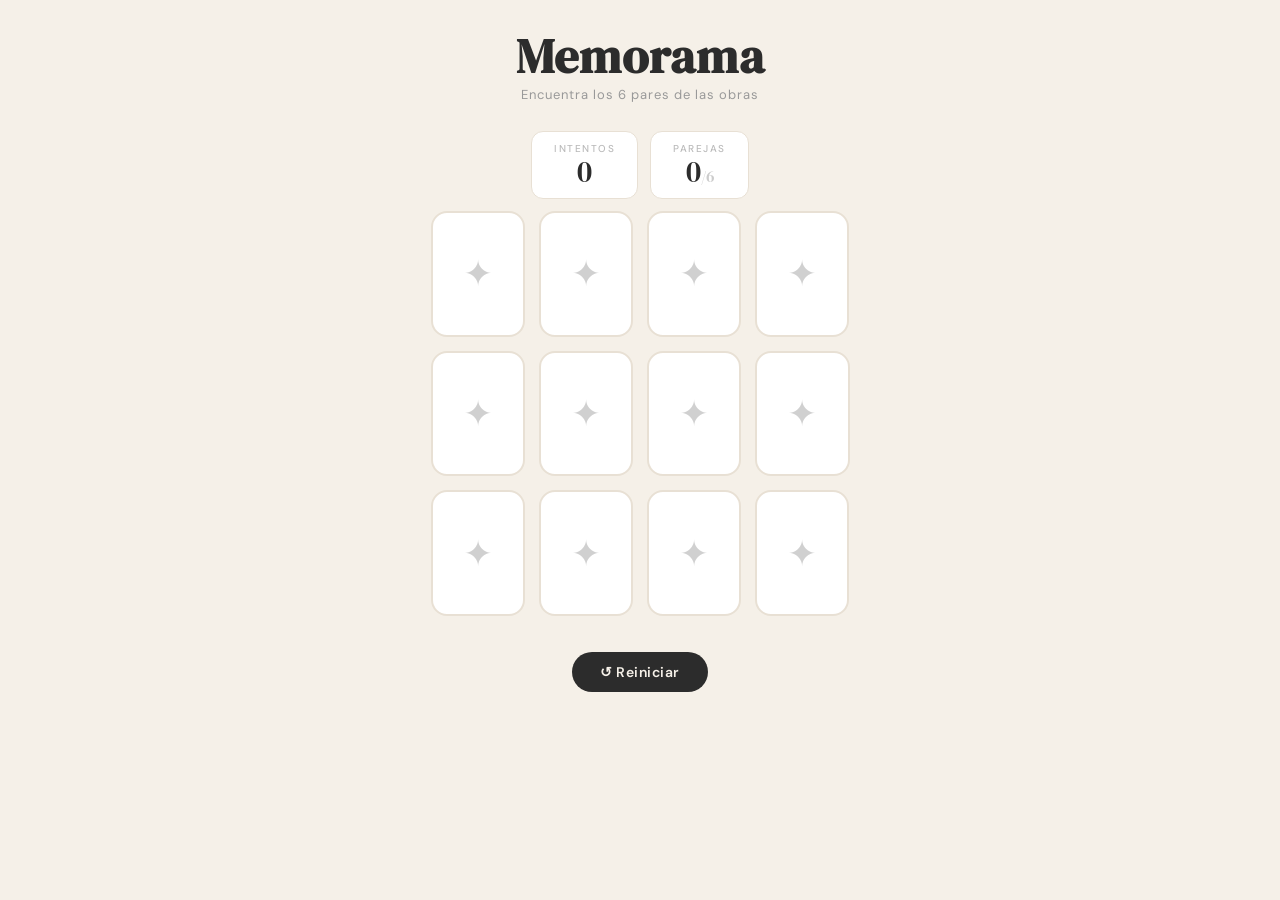
<file: index.html>
<!DOCTYPE html>
<html lang="es">
<head>
<meta charset="UTF-8">
<meta name="viewport" content="width=device-width, initial-scale=1.0">
<title>Memorama</title>
<link href="https://fonts.googleapis.com/css2?family=DM+Sans:wght@400;500;600&family=DM+Serif+Display&display=swap" rel="stylesheet">
<style>
  * { margin: 0; padding: 0; box-sizing: border-box; }

  body {
    background: #f5f0e8;
    font-family: 'DM Sans', sans-serif;
    min-height: 100vh;
    display: flex;
    flex-direction: column;
    align-items: center;
    padding: 32px 16px 48px;
  }

  header {
    text-align: center;
    margin-bottom: 28px;
  }

  h1 {
    font-family: 'DM Serif Display', serif;
    font-size: 48px;
    color: #2c2c2c;
    letter-spacing: 1px;
    line-height: 1;
  }

  .subtitle {
    font-size: 13px;
    color: #999;
    margin-top: 6px;
    letter-spacing: 1px;
  }

  /* HUD */
  .hud {
    display: flex;
    gap: 12px;
    margin-bottom: 28px;
    flex-wrap: wrap;
    justify-content: center;
  }

  .hud-box {
    background: #fff;
    border: 1px solid #e8e0d4;
    border-radius: 12px;
    padding: 10px 22px;
    text-align: center;
    min-width: 90px;
  }

  .hud-label {
    font-size: 10px;
    letter-spacing: 1.5px;
    text-transform: uppercase;
    color: #bbb;
    font-weight: 500;
  }

  .hud-value {
    font-family: 'DM Serif Display', serif;
    font-size: 30px;
    color: #2c2c2c;
    line-height: 1.1;
  }

  /* Board */
  .board {
    display: grid;
    grid-template-columns: repeat(4, 1fr);
    gap: 14px;
    max-width: 500px;
    width: 100%;
    margin: 0 auto;
  }

  /* Card */
  .card {
    aspect-ratio: 3/4;
    perspective: 900px;
    cursor: pointer;
    animation: appear 0.35s ease both;
  }

  @keyframes appear {
    from { opacity: 0; transform: scale(0.88); }
    to   { opacity: 1; transform: scale(1); }
  }

  .card-inner {
    width: 100%;
    height: 100%;
    position: relative;
    transform-style: preserve-3d;
    transition: transform 0.45s cubic-bezier(0.4, 0, 0.2, 1);
  }

  .card.flipped .card-inner,
  .card.matched .card-inner {
    transform: rotateY(180deg);
  }

  .card-face {
    position: absolute;
    inset: 0;
    backface-visibility: hidden;
    -webkit-backface-visibility: hidden;
    border-radius: 16px;
    display: flex;
    flex-direction: column;
    align-items: center;
    justify-content: center;
    gap: 8px;
  }

  /* Back */
  .card-back {
    background: #fff;
    border: 2px solid #e8e0d4;
    transition: border-color 0.2s, box-shadow 0.2s;
  }

  .card-back .back-icon {
    font-size: 36px;
    opacity: 0.18;
  }

  .card:not(.flipped):not(.matched):hover .card-back {
    border-color: #c8b89a;
    box-shadow: 0 6px 24px rgba(0,0,0,0.08);
  }

  /* Front */
  .card-front {
    background: #fff;
    border: 2px solid #e8e0d4;
    transform: rotateY(180deg);
  }

  .card-front .card-emoji img {
    font-size: clamp(42px, 7vw, 60px);
    line-height: 1;
    width: 100%;
  height: 100%;
  object-fit: cover;  
  border-radius: 12px;

  }

  .card-front .card-label {
    font-size: 11px;
    font-weight: 500;
    color: #bbb;
    letter-spacing: 1px;
    text-transform: uppercase;
  }

  /* Matched */
  .card.matched .card-front {
    background: #f0faf2;
    border-color: #72c78a;
  }

  /* Animations */
  .card.match-flash .card-front {
    animation: matched-pop 0.4s ease;
  }

  @keyframes matched-pop {
    0%   { transform: rotateY(180deg) scale(1); }
    40%  { transform: rotateY(180deg) scale(1.06); }
    100% { transform: rotateY(180deg) scale(1); }
  }

  .card.wrong-flash .card-front {
    animation: shake 0.35s ease;
  }

  @keyframes shake {
    0%,100% { transform: rotateY(180deg) translateX(0); }
    25%      { transform: rotateY(180deg) translateX(-6px); }
    75%      { transform: rotateY(180deg) translateX(6px); }
  }

  /* Button */
  .controls {
    margin-top: 24px;
  }

  .btn {
    font-family: 'DM Sans', sans-serif;
    font-size: 14px;
    font-weight: 600;
    letter-spacing: 0.5px;
    padding: 11px 28px;
    background: #2c2c2c;
    color: #f5f0e8;
    border: none;
    border-radius: 100px;
    cursor: pointer;
    transition: background 0.2s, transform 0.15s;
  }

  .btn:hover {
    background: #444;
    transform: translateY(-1px);
  }

  /* Win overlay */
  .win-overlay {
    position: fixed;
    inset: 0;
    background: rgba(245,240,232,0.94);
    display: flex;
    flex-direction: column;
    align-items: center;
    justify-content: center;
    z-index: 200;
    opacity: 0;
    pointer-events: none;
    transition: opacity 0.4s;
    gap: 12px;
  }

  .win-overlay.show {
    opacity: 1;
    pointer-events: all;
  }

  .win-emoji {
    font-size: 72px;
    animation: bounce 0.6s ease infinite alternate;
  }

  @keyframes bounce {
    from { transform: translateY(0); }
    to   { transform: translateY(-12px); }
  }

  .win-title {
    font-family: 'DM Serif Display', serif;
    font-size: 52px;
    color: #2c2c2c;
  }

  .win-stats {
    font-size: 14px;
    color: #999;
    text-align: center;
    line-height: 1.8;
  }

  .win-stats strong {
    color: #2c2c2c;
    font-weight: 600;
  }

  .win-overlay .btn {
    margin-top: 8px;
  }

  @media (max-width: 480px) {
    .board { grid-template-columns: repeat(3, 1fr); gap: 10px; }
    h1 { font-size: 38px; }
  }
</style>
</head>
<body>

<header>
  <h1>Memorama</h1>
  <p class="subtitle">Encuentra los 6 pares de las obras </p>
</header>

<div class="hud">
  <div class="hud-box">
    <div class="hud-label">Intentos</div>
    <div class="hud-value" id="attempts">0</div>
  </div>
  <div class="hud-box">
    <div class="hud-label">Parejas</div>
    <div class="hud-value" id="matched">0<span style="font-size:16px;color:#ccc">/6</span></div>
</div>

<div class="board" id="board"></div>

<div class="controls">
  <button class="btn" onclick="restartGame()">↺ Reiniciar</button>
</div>

<!-- Win screen -->
<div class="win-overlay" id="winOverlay">
  <div class="win-emoji">🎉</div>
  <div class="win-title">¡Lo lograste!</div>
  <div class="win-stats">

    Intentos: <strong id="winAttempts">—</strong>
  </div>
  <button class="btn" onclick="restartGame()">Jugar de nuevo</button>
</div>

<script>

  const CARD_DATA = [
    { id: 1, emoji: '<img src="img1.jpeg" alt="IMAGEN 1">'},
    { id: 2, emoji: '<img src="img2.jpeg" alt="IMAGEN 2">' },
    { id: 3, emoji: '<img src="img3.jpeg" alt="IMAGEN 3">'  },
    { id: 4, emoji: '<img src="img4.jpeg" alt="IMAGEN 4">' },
    { id: 5, emoji: '<img src="img5.jpeg" alt="IMAGEN 5">'  },
    { id: 6, emoji: '<img src="img6.jpeg" alt="IMAGEN 6">' }
  ];

  let flippedCards = [];
  let matchedCount = 0;
  let attempts = 0;
  let locked = false;
  let timerInterval = null;
  let seconds = 0;

  function shuffle(arr) {
    const a = [...arr];
    for (let i = a.length - 1; i > 0; i--) {
      const j = Math.floor(Math.random() * (i + 1));
      [a[i], a[j]] = [a[j], a[i]];
    }
    return a;
  }

  function buildBoard() {
    const board = document.getElementById('board');
    board.innerHTML = '';
    const deck = shuffle([...CARD_DATA, ...CARD_DATA]);

    deck.forEach((data, i) => {
      const card = document.createElement('div');
      card.className = 'card';
      card.dataset.id = data.id;
      card.style.animationDelay = `${i * 0.05}s`;

      card.innerHTML = `
        <div class="card-inner">
          <div class="card-face card-back">
            <span class="back-icon">✦</span>
          </div>
          <div class="card-face card-front">
            <span class="card-emoji">${data.emoji}</span>
          </div>
        </div>
      `;

      card.addEventListener('click', () => onCardClick(card));
      board.appendChild(card);
    });
  }

  function onCardClick(card) {
    if (locked || card.classList.contains('flipped') || card.classList.contains('matched')) return;
    if (flippedCards.length === 2) return;

    card.classList.add('flipped');
    flippedCards.push(card);

    if (flippedCards.length < 2) return;

    locked = true;
    attempts++;
    setHUD('attempts', attempts);

    const [a, b] = flippedCards;

    if (a.dataset.id === b.dataset.id) {
      matchedCount++;
      setHUD('matched', matchedCount);
      a.classList.add('matched', 'match-flash');
      b.classList.add('matched', 'match-flash');
      flippedCards = [];
      locked = false;
      if (matchedCount === CARD_DATA.length) {
        clearInterval(timerInterval);
        setTimeout(showWin, 500);
      }
    } else {
      setTimeout(() => {
        a.classList.add('wrong-flash');
        b.classList.add('wrong-flash');
        setTimeout(() => {
          a.classList.remove('flipped', 'wrong-flash');
          b.classList.remove('flipped', 'wrong-flash');
          flippedCards = [];
          locked = false;
        }, 350);
      }, 750);
    }
  }

  function setHUD(id, value) {
    const el = document.getElementById(id);
    if (id === 'matched') {
      el.innerHTML = `${value}<span style="font-size:16px;color:#ccc">/6</span>`;
    } else {
      el.textContent = value;
    }
  }

  function showWin() {
    document.getElementById('winTime').textContent = formatTime(seconds);
    document.getElementById('winAttempts').textContent = attempts;
    document.getElementById('winOverlay').classList.add('show');
  }

  function restartGame() {
    document.getElementById('winOverlay').classList.remove('show');
    flippedCards = [];
    matchedCount = 0;
    attempts = 0;
    locked = false;
    setHUD('attempts', 0);
    setHUD('matched', 0);
    buildBoard();
    startTimer();
  }

  buildBoard();
  startTimer();
</script>
</body>
</html>
</file>
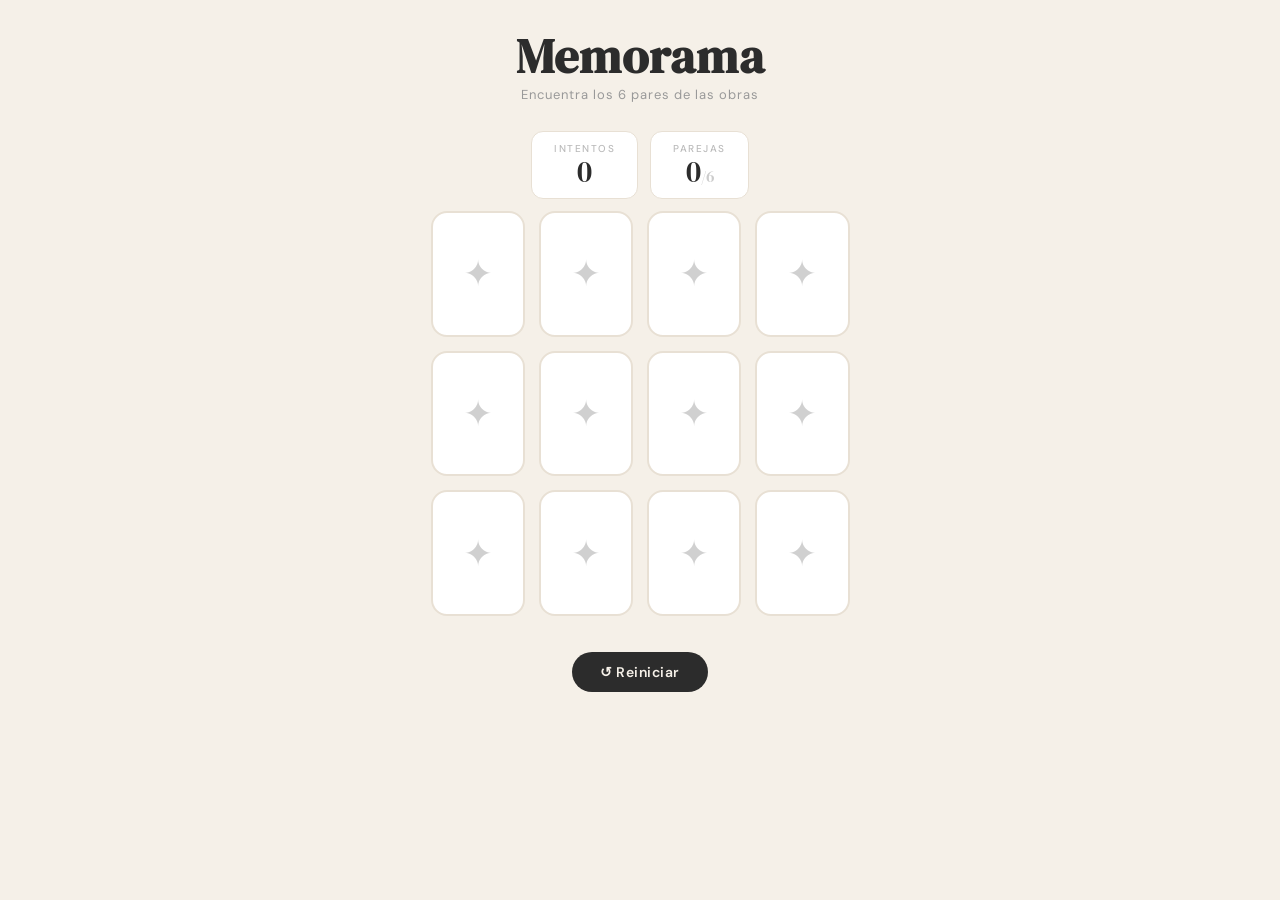
<file: memorama.html>
<!DOCTYPE html>
<html lang="es">
<head>
<meta charset="UTF-8">
<meta name="viewport" content="width=device-width, initial-scale=1.0">
<title>Memorama</title>
<link href="https://fonts.googleapis.com/css2?family=DM+Sans:wght@400;500;600&family=DM+Serif+Display&display=swap" rel="stylesheet">
<style>
  * { margin: 0; padding: 0; box-sizing: border-box; }

  body {
    background: #f5f0e8;
    font-family: 'DM Sans', sans-serif;
    min-height: 100vh;
    display: flex;
    flex-direction: column;
    align-items: center;
    padding: 32px 16px 48px;
  }

  header {
    text-align: center;
    margin-bottom: 28px;
  }

  h1 {
    font-family: 'DM Serif Display', serif;
    font-size: 48px;
    color: #2c2c2c;
    letter-spacing: 1px;
    line-height: 1;
  }

  .subtitle {
    font-size: 13px;
    color: #999;
    margin-top: 6px;
    letter-spacing: 1px;
  }

  /* HUD */
  .hud {
    display: flex;
    gap: 12px;
    margin-bottom: 28px;
    flex-wrap: wrap;
    justify-content: center;
  }

  .hud-box {
    background: #fff;
    border: 1px solid #e8e0d4;
    border-radius: 12px;
    padding: 10px 22px;
    text-align: center;
    min-width: 90px;
  }

  .hud-label {
    font-size: 10px;
    letter-spacing: 1.5px;
    text-transform: uppercase;
    color: #bbb;
    font-weight: 500;
  }

  .hud-value {
    font-family: 'DM Serif Display', serif;
    font-size: 30px;
    color: #2c2c2c;
    line-height: 1.1;
  }

  /* Board */
  .board {
    display: grid;
    grid-template-columns: repeat(4, 1fr);
    gap: 14px;
    max-width: 500px;
    width: 100%;
    margin: 0 auto;
  }

  /* Card */
  .card {
    aspect-ratio: 3/4;
    perspective: 900px;
    cursor: pointer;
    animation: appear 0.35s ease both;
  }

  @keyframes appear {
    from { opacity: 0; transform: scale(0.88); }
    to   { opacity: 1; transform: scale(1); }
  }

  .card-inner {
    width: 100%;
    height: 100%;
    position: relative;
    transform-style: preserve-3d;
    transition: transform 0.45s cubic-bezier(0.4, 0, 0.2, 1);
  }

  .card.flipped .card-inner,
  .card.matched .card-inner {
    transform: rotateY(180deg);
  }

  .card-face {
    position: absolute;
    inset: 0;
    backface-visibility: hidden;
    -webkit-backface-visibility: hidden;
    border-radius: 16px;
    display: flex;
    flex-direction: column;
    align-items: center;
    justify-content: center;
    gap: 8px;
  }

  /* Back */
  .card-back {
    background: #fff;
    border: 2px solid #e8e0d4;
    transition: border-color 0.2s, box-shadow 0.2s;
  }

  .card-back .back-icon {
    font-size: 36px;
    opacity: 0.18;
  }

  .card:not(.flipped):not(.matched):hover .card-back {
    border-color: #c8b89a;
    box-shadow: 0 6px 24px rgba(0,0,0,0.08);
  }

  /* Front */
  .card-front {
    background: #fff;
    border: 2px solid #e8e0d4;
    transform: rotateY(180deg);
  }

  .card-front .card-emoji img {
    font-size: clamp(42px, 7vw, 60px);
    line-height: 1;
    width: 100%;
  height: 100%;
  object-fit: cover;  
  border-radius: 12px;

  }

  .card-front .card-label {
    font-size: 11px;
    font-weight: 500;
    color: #bbb;
    letter-spacing: 1px;
    text-transform: uppercase;
  }

  /* Matched */
  .card.matched .card-front {
    background: #f0faf2;
    border-color: #72c78a;
  }

  /* Animations */
  .card.match-flash .card-front {
    animation: matched-pop 0.4s ease;
  }

  @keyframes matched-pop {
    0%   { transform: rotateY(180deg) scale(1); }
    40%  { transform: rotateY(180deg) scale(1.06); }
    100% { transform: rotateY(180deg) scale(1); }
  }

  .card.wrong-flash .card-front {
    animation: shake 0.35s ease;
  }

  @keyframes shake {
    0%,100% { transform: rotateY(180deg) translateX(0); }
    25%      { transform: rotateY(180deg) translateX(-6px); }
    75%      { transform: rotateY(180deg) translateX(6px); }
  }

  /* Button */
  .controls {
    margin-top: 24px;
  }

  .btn {
    font-family: 'DM Sans', sans-serif;
    font-size: 14px;
    font-weight: 600;
    letter-spacing: 0.5px;
    padding: 11px 28px;
    background: #2c2c2c;
    color: #f5f0e8;
    border: none;
    border-radius: 100px;
    cursor: pointer;
    transition: background 0.2s, transform 0.15s;
  }

  .btn:hover {
    background: #444;
    transform: translateY(-1px);
  }

  /* Win overlay */
  .win-overlay {
    position: fixed;
    inset: 0;
    background: rgba(245,240,232,0.94);
    display: flex;
    flex-direction: column;
    align-items: center;
    justify-content: center;
    z-index: 200;
    opacity: 0;
    pointer-events: none;
    transition: opacity 0.4s;
    gap: 12px;
  }

  .win-overlay.show {
    opacity: 1;
    pointer-events: all;
  }

  .win-emoji {
    font-size: 72px;
    animation: bounce 0.6s ease infinite alternate;
  }

  @keyframes bounce {
    from { transform: translateY(0); }
    to   { transform: translateY(-12px); }
  }

  .win-title {
    font-family: 'DM Serif Display', serif;
    font-size: 52px;
    color: #2c2c2c;
  }

  .win-stats {
    font-size: 14px;
    color: #999;
    text-align: center;
    line-height: 1.8;
  }

  .win-stats strong {
    color: #2c2c2c;
    font-weight: 600;
  }

  .win-overlay .btn {
    margin-top: 8px;
  }

  @media (max-width: 480px) {
    .board { grid-template-columns: repeat(3, 1fr); gap: 10px; }
    h1 { font-size: 38px; }
  }
</style>
</head>
<body>

<header>
  <h1>Memorama</h1>
  <p class="subtitle">Encuentra los 6 pares de las obras </p>
</header>

<div class="hud">
  <div class="hud-box">
    <div class="hud-label">Intentos</div>
    <div class="hud-value" id="attempts">0</div>
  </div>
  <div class="hud-box">
    <div class="hud-label">Parejas</div>
    <div class="hud-value" id="matched">0<span style="font-size:16px;color:#ccc">/6</span></div>
</div>

<div class="board" id="board"></div>

<div class="controls">
  <button class="btn" onclick="restartGame()">↺ Reiniciar</button>
</div>

<!-- Win screen -->
<div class="win-overlay" id="winOverlay">
  <div class="win-emoji">🎉</div>
  <div class="win-title">¡Lo lograste!</div>
  <div class="win-stats">

    Intentos: <strong id="winAttempts">—</strong>
  </div>
  <button class="btn" onclick="restartGame()">Jugar de nuevo</button>
</div>

<script>

  const CARD_DATA = [
    { id: 1, emoji: '<img src="img1.jpeg" alt="IMAGEN 1">'},
    { id: 2, emoji: '<img src="img2.jpeg" alt="IMAGEN 2">' },
    { id: 3, emoji: '<img src="img3.jpeg" alt="IMAGEN 3">'  },
    { id: 4, emoji: '<img src="img4.jpeg" alt="IMAGEN 4">' },
    { id: 5, emoji: '<img src="img5.jpeg" alt="IMAGEN 5">'  },
    { id: 6, emoji: '<img src="img6.jpeg" alt="IMAGEN 6">' }
  ];

  let flippedCards = [];
  let matchedCount = 0;
  let attempts = 0;
  let locked = false;
  let timerInterval = null;
  let seconds = 0;

  function shuffle(arr) {
    const a = [...arr];
    for (let i = a.length - 1; i > 0; i--) {
      const j = Math.floor(Math.random() * (i + 1));
      [a[i], a[j]] = [a[j], a[i]];
    }
    return a;
  }

  function buildBoard() {
    const board = document.getElementById('board');
    board.innerHTML = '';
    const deck = shuffle([...CARD_DATA, ...CARD_DATA]);

    deck.forEach((data, i) => {
      const card = document.createElement('div');
      card.className = 'card';
      card.dataset.id = data.id;
      card.style.animationDelay = `${i * 0.05}s`;

      card.innerHTML = `
        <div class="card-inner">
          <div class="card-face card-back">
            <span class="back-icon">✦</span>
          </div>
          <div class="card-face card-front">
            <span class="card-emoji">${data.emoji}</span>
          </div>
        </div>
      `;

      card.addEventListener('click', () => onCardClick(card));
      board.appendChild(card);
    });
  }

  function onCardClick(card) {
    if (locked || card.classList.contains('flipped') || card.classList.contains('matched')) return;
    if (flippedCards.length === 2) return;

    card.classList.add('flipped');
    flippedCards.push(card);

    if (flippedCards.length < 2) return;

    locked = true;
    attempts++;
    setHUD('attempts', attempts);

    const [a, b] = flippedCards;

    if (a.dataset.id === b.dataset.id) {
      matchedCount++;
      setHUD('matched', matchedCount);
      a.classList.add('matched', 'match-flash');
      b.classList.add('matched', 'match-flash');
      flippedCards = [];
      locked = false;
      if (matchedCount === CARD_DATA.length) {
        clearInterval(timerInterval);
        setTimeout(showWin, 500);
      }
    } else {
      setTimeout(() => {
        a.classList.add('wrong-flash');
        b.classList.add('wrong-flash');
        setTimeout(() => {
          a.classList.remove('flipped', 'wrong-flash');
          b.classList.remove('flipped', 'wrong-flash');
          flippedCards = [];
          locked = false;
        }, 350);
      }, 750);
    }
  }

  function setHUD(id, value) {
    const el = document.getElementById(id);
    if (id === 'matched') {
      el.innerHTML = `${value}<span style="font-size:16px;color:#ccc">/6</span>`;
    } else {
      el.textContent = value;
    }
  }

  function showWin() {
    document.getElementById('winTime').textContent = formatTime(seconds);
    document.getElementById('winAttempts').textContent = attempts;
    document.getElementById('winOverlay').classList.add('show');
  }

  function restartGame() {
    document.getElementById('winOverlay').classList.remove('show');
    flippedCards = [];
    matchedCount = 0;
    attempts = 0;
    locked = false;
    setHUD('attempts', 0);
    setHUD('matched', 0);
    buildBoard();
    startTimer();
  }

  buildBoard();
  startTimer();
</script>
</body>
</html>
</file>
